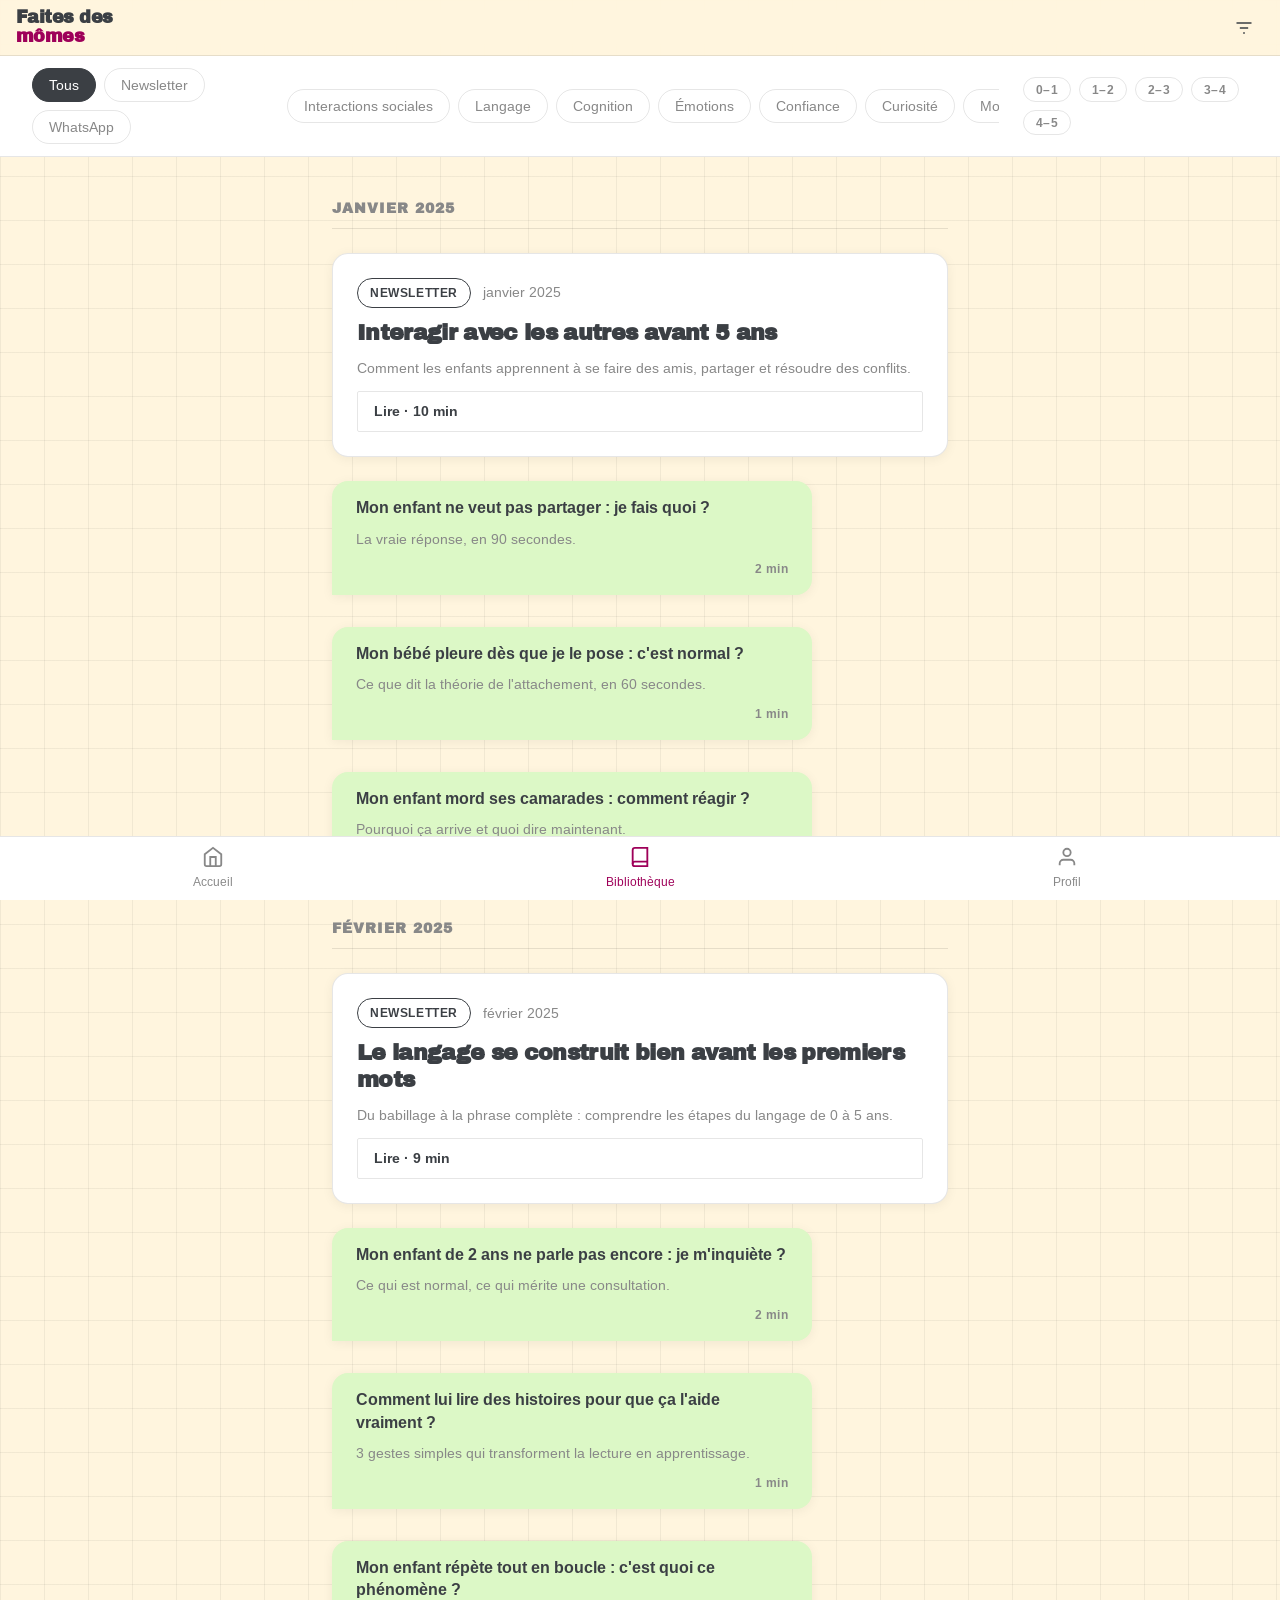
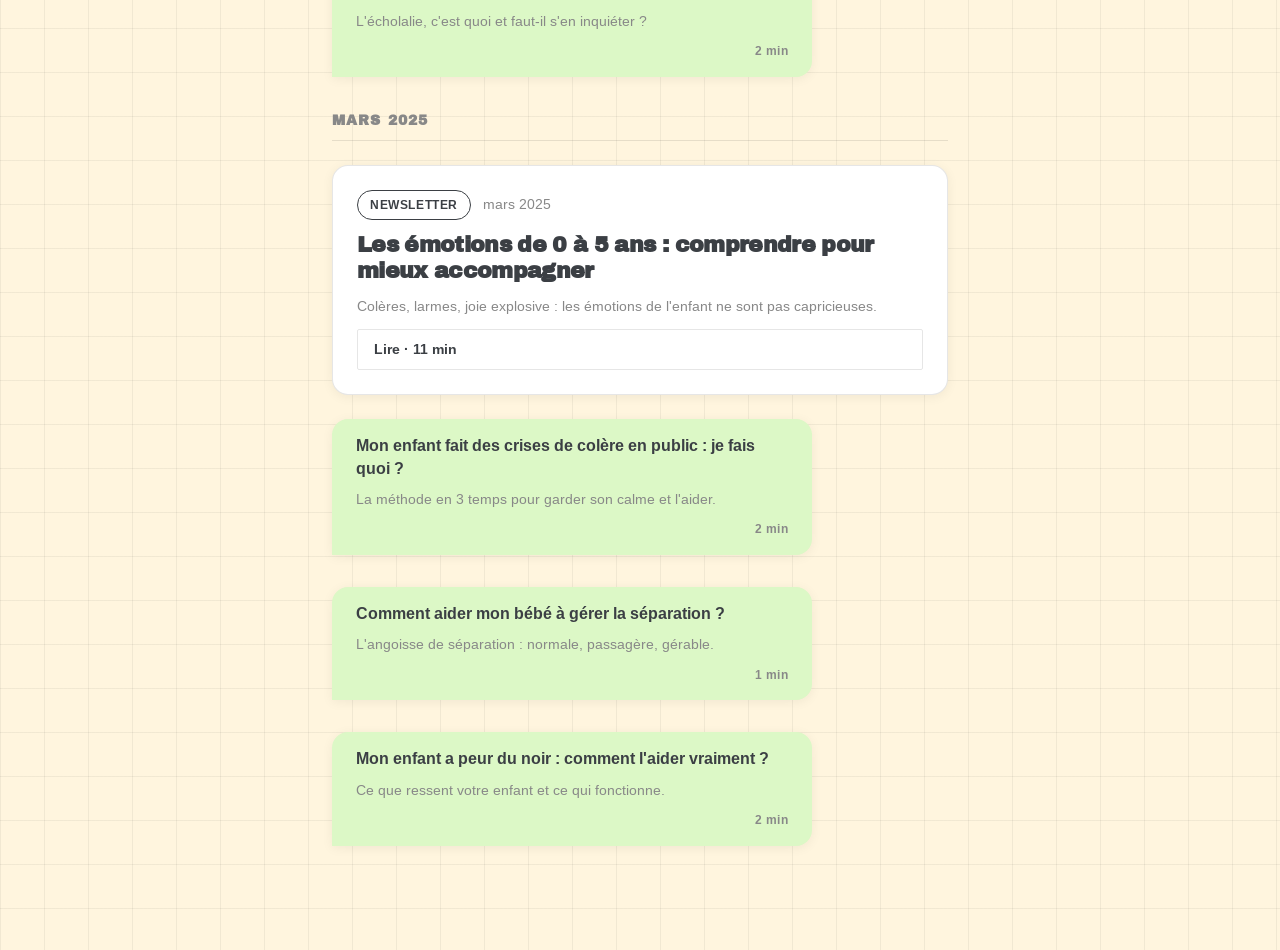
<file: app.html>
<!DOCTYPE html>
<html lang="fr">
<head>
  <meta charset="UTF-8">
  <meta name="viewport" content="width=device-width, initial-scale=1.0">
  <meta name="theme-color" content="#9E0059">
  <meta name="description" content="Newsletter parentalité pour les 0-5 ans. Par la Fondation AlphaOmega.">
  <title>Faites des mômes — Bibliothèque</title>

  <!-- PWA -->
  <link rel="manifest" href="/manifest.json">
  <link rel="apple-touch-icon" href="/assets/icons/icon-152.png">
  <meta name="apple-mobile-web-app-capable" content="yes">
  <meta name="apple-mobile-web-app-status-bar-style" content="default">
  <meta name="apple-mobile-web-app-title" content="Faites des mômes">

  <!-- Open Graph -->
  <meta property="og:title" content="Faites des mômes">
  <meta property="og:description" content="1 email + 3 WhatsApp par mois. 100% gratuit.">
  <meta property="og:image" content="/assets/og-image.jpg">
  <meta property="og:type" content="website">
  <meta name="twitter:card" content="summary_large_image">

  <!-- Fonts -->
  <link rel="preconnect" href="https://fonts.googleapis.com">
  <link rel="preconnect" href="https://fonts.gstatic.com" crossorigin>
  <link href="https://fonts.googleapis.com/css2?family=Oswald:wght@700&family=Archivo+Black&family=Arimo:wght@400;500;700&display=swap" rel="stylesheet">

  <!-- CSS -->
  <link rel="stylesheet" href="/assets/css/tokens.css">
  <link rel="stylesheet" href="/assets/css/base.css">
  <link rel="stylesheet" href="/assets/css/components.css">
  <link rel="stylesheet" href="/assets/css/app.css">
</head>
<body class="app-body">

  <!-- Header -->
  <header class="app-header">
    <a href="/index.html" class="logo-text" aria-label="Faites des mômes — accueil">
      Faites des<em>mômes</em>
    </a>
    <div class="app-header__actions">
      <button class="app-header__btn" id="btn-filter-toggle" aria-label="Afficher/masquer les filtres" aria-expanded="false" aria-controls="filter-bar">
        <svg width="20" height="20" viewBox="0 0 24 24" fill="none" stroke="currentColor" stroke-width="2" aria-hidden="true" focusable="false">
          <path d="M3 6h18M7 12h10M11 18h2"/>
        </svg>
      </button>
    </div>
  </header>

  <!-- Filter bar -->
  <div class="filter-bar" id="filter-bar" aria-label="Filtres de contenu">
    <!-- Type -->
    <div class="filter-group" role="group" aria-label="Filtrer par type">
      <button class="filter-btn filter-btn--active" data-filter-type="type" data-filter-value="all">Tous</button>
      <button class="filter-btn" data-filter-type="type" data-filter-value="newsletter">Newsletter</button>
      <button class="filter-btn" data-filter-type="type" data-filter-value="whatsapp">WhatsApp</button>
    </div>

    <!-- Thèmes -->
    <div class="filter-group filter-group--scroll" role="group" aria-label="Filtrer par thème">
      <button class="filter-btn filter-chip" data-filter-type="theme" data-filter-value="interactions-sociales">Interactions sociales</button>
      <button class="filter-btn filter-chip" data-filter-type="theme" data-filter-value="langage-communication">Langage</button>
      <button class="filter-btn filter-chip" data-filter-type="theme" data-filter-value="cognition-apprentissage">Cognition</button>
      <button class="filter-btn filter-chip" data-filter-type="theme" data-filter-value="emotions-regulation">Émotions</button>
      <button class="filter-btn filter-chip" data-filter-type="theme" data-filter-value="confiance-en-soi">Confiance</button>
      <button class="filter-btn filter-chip" data-filter-type="theme" data-filter-value="curiosite-naturelle">Curiosité</button>
      <button class="filter-btn filter-chip" data-filter-type="theme" data-filter-value="motricite-corps">Motricité</button>
      <button class="filter-btn filter-chip" data-filter-type="theme" data-filter-value="sommeil-routine">Sommeil</button>
    </div>

    <!-- Tranches d'âge -->
    <div class="filter-group" role="group" aria-label="Filtrer par tranche d'âge">
      <button class="filter-btn filter-age" data-filter-type="age" data-filter-value="0-1">0–1</button>
      <button class="filter-btn filter-age" data-filter-type="age" data-filter-value="1-2">1–2</button>
      <button class="filter-btn filter-age" data-filter-type="age" data-filter-value="2-3">2–3</button>
      <button class="filter-btn filter-age" data-filter-type="age" data-filter-value="3-4">3–4</button>
      <button class="filter-btn filter-age" data-filter-type="age" data-filter-value="4-5">4–5</button>
    </div>
  </div>

  <!-- Feed principal -->
  <main class="content-feed" id="content-feed" aria-live="polite" aria-label="Contenus disponibles">
    <div class="feed-loading" id="feed-loading" aria-label="Chargement en cours">
      <div class="feed-loading__spinner" aria-hidden="true"></div>
      <p>Chargement du contenu…</p>
    </div>
  </main>

  <!-- Overlay article (full-screen) -->
  <div
    class="article-overlay"
    id="article-overlay"
    role="dialog"
    aria-modal="true"
    aria-labelledby="article-title"
    hidden
  >
    <div class="article-overlay__inner">
      <button class="article-overlay__close" id="article-close" aria-label="Fermer l'article">
        <svg width="20" height="20" viewBox="0 0 24 24" fill="none" stroke="currentColor" stroke-width="2" aria-hidden="true" focusable="false">
          <path d="M19 12H5M12 19l-7-7 7-7"/>
        </svg>
        Retour
      </button>
      <div class="article-overlay__content" id="article-content" tabindex="-1"></div>
    </div>
  </div>

  <!-- Bottom nav (mobile) -->
  <nav class="bottom-nav" aria-label="Navigation principale">
    <a href="/index.html" class="bottom-nav__item" aria-label="Accueil">
      <svg width="22" height="22" viewBox="0 0 24 24" fill="none" stroke="currentColor" stroke-width="2" aria-hidden="true" focusable="false">
        <path d="M3 9l9-7 9 7v11a2 2 0 01-2 2H5a2 2 0 01-2-2z"/>
        <polyline points="9 22 9 12 15 12 15 22"/>
      </svg>
      <span>Accueil</span>
    </a>
    <a href="/app.html" class="bottom-nav__item" aria-current="page" aria-label="Bibliothèque">
      <svg width="22" height="22" viewBox="0 0 24 24" fill="none" stroke="currentColor" stroke-width="2" aria-hidden="true" focusable="false">
        <path d="M4 19.5A2.5 2.5 0 016.5 17H20"/>
        <path d="M6.5 2H20v20H6.5A2.5 2.5 0 014 19.5v-15A2.5 2.5 0 016.5 2z"/>
      </svg>
      <span>Bibliothèque</span>
    </a>
    <a href="/index.html#cta-final" class="bottom-nav__item" aria-label="Profil">
      <svg width="22" height="22" viewBox="0 0 24 24" fill="none" stroke="currentColor" stroke-width="2" aria-hidden="true" focusable="false">
        <path d="M20 21v-2a4 4 0 00-4-4H8a4 4 0 00-4 4v2"/>
        <circle cx="12" cy="7" r="4"/>
      </svg>
      <span>Profil</span>
    </a>
  </nav>

  <!-- Bannière mise à jour SW -->
  <div id="sw-update-banner" style="
    display:none;position:fixed;top:0;left:0;right:0;z-index:9100;
    background:#6600DD;color:#fff;
    align-items:center;justify-content:space-between;
    padding:12px 20px;gap:16px;
    box-shadow:0 2px 16px rgba(0,0,0,0.2);
  ">
    <p style="margin:0;font-size:13px;font-family:'Archivo Black',sans-serif">Nouvelle version disponible</p>
    <button onclick="window.location.reload()" style="
      background:#fff;color:#6600DD;border:none;
      padding:7px 16px;font-weight:700;font-size:13px;cursor:pointer;border-radius:2px
    ">Mettre à jour</button>
  </div>

  <!-- Bannière installation PWA -->
  <div id="pwa-banner" style="
    display:none;
    position:fixed;bottom:calc(64px + env(safe-area-inset-bottom));left:0;right:0;z-index:9000;
    background:#3b3f44;color:#FFF5DE;
    align-items:center;justify-content:space-between;
    padding:12px 16px;gap:12px;
    box-shadow:0 -2px 16px rgba(0,0,0,0.2);
  ">
    <p style="font-size:13px;margin:0;flex:1;line-height:1.3">
      <strong style="font-family:'Archivo Black',sans-serif">Installer l'app</strong><br>
      <span style="opacity:.75;font-size:12px">Accès hors-ligne, icône sur l'écran d'accueil</span>
    </p>
    <div style="display:flex;gap:8px;flex-shrink:0">
      <button onclick="sessionStorage.setItem('fdm_banner_dismissed','1');document.getElementById('pwa-banner').style.display='none'" style="
        background:rgba(255,245,222,0.15);color:#FFF5DE;border:none;
        padding:7px 12px;font-size:12px;cursor:pointer;border-radius:2px
      ">✕</button>
      <button onclick="pwaInstall().then(ok=>{ if(ok) document.getElementById('pwa-banner').style.display='none' })" style="
        background:#9E0059;color:#fff;border:none;
        padding:7px 14px;font-weight:700;font-size:12px;cursor:pointer;border-radius:2px
      ">Installer</button>
    </div>
  </div>

  <script src="/assets/js/sw-register.js"></script>
  <script src="/assets/js/app.js" type="module"></script>
  <script>
    document.addEventListener('pwa:installable', () => {
      if (!sessionStorage.getItem('fdm_banner_dismissed')) {
        document.getElementById('pwa-banner').style.display = 'flex';
      }
    });
    document.addEventListener('sw:update-available', () => {
      document.getElementById('sw-update-banner').style.display = 'flex';
    });
  </script>
</body>
</html>
</file>
<file: assets/css/tokens.css>
:root {
  /* Couleurs — source : faitesdesmomes.org/css/styles.css */
  --color-bg:          #FFF5DE;   /* crème chaude — fond général */
  --color-bg-section:  #FFFFFF;
  --color-accent:      #9E0059;   /* framboise — CTAs, highlights */
  --color-accent-dark: #7a0045;
  --color-purple:      #6600DD;   /* violet vif — accent secondaire */
  --color-highlight:   #CCBEFF;   /* lavande — surlignage texte */
  --color-text:        #3b3f44;   /* encre */
  --color-text-light:  #888888;
  --color-border:      rgba(18,18,18,0.10);
  --color-whatsapp:    #25D366;
  --color-overlay:     rgba(26,26,26,0.55);

  /* Typographie */
  --font-display: 'Archivo Black', 'Oswald', sans-serif;
  --font-body:    'Arimo', 'Arial', sans-serif;

  --size-xs:   0.75rem;   /*  12px */
  --size-sm:   0.875rem;  /*  14px */
  --size-base: 1rem;      /*  16px */
  --size-md:   1.125rem;  /*  18px */
  --size-lg:   1.375rem;  /*  22px */
  --size-xl:   1.75rem;   /*  28px */
  --size-2xl:  2.25rem;   /*  36px */
  --size-3xl:  3rem;      /*  48px */
  --size-4xl:  3.75rem;   /*  60px */
  --size-5xl:  4.5rem;    /*  72px */

  /* Spacing */
  --space-1:  0.25rem;
  --space-2:  0.5rem;
  --space-3:  0.75rem;
  --space-4:  1rem;
  --space-6:  1.5rem;
  --space-8:  2rem;
  --space-12: 3rem;
  --space-16: 4rem;
  --space-24: 6rem;
  --space-32: 8rem;

  /* Radius */
  --radius-sm:   4px;
  --radius-md:   8px;
  --radius-lg:   16px;
  --radius-full: 999px;

  /* Shadows */
  --shadow-card:  0 2px 12px rgba(0,0,0,0.06);
  --shadow-modal: 0 8px 40px rgba(0,0,0,0.18);

  /* Transitions */
  --transition-fast: 150ms ease;
  --transition-base: 250ms ease;
}
</file>
<file: assets/css/base.css>
*, *::before, *::after {
  box-sizing: border-box;
  margin: 0;
  padding: 0;
}

html {
  font-size: 16px;
  scroll-behavior: smooth;
  -webkit-text-size-adjust: 100%;
}

body {
  font-family: var(--font-body);
  background-color: var(--color-bg);
  background-image:
    linear-gradient(rgba(18,18,18,0.06) 1px, transparent 1px),
    linear-gradient(90deg, rgba(18,18,18,0.06) 1px, transparent 1px);
  background-size: 44px 44px;
  color: var(--color-text);
  line-height: 1.65;
  -webkit-font-smoothing: antialiased;
  -moz-osx-font-smoothing: grayscale;
}

h1, h2, h3, h4, h5, h6 {
  font-family: var(--font-display);
  font-weight: 700;
  letter-spacing: -0.03em;
}

h1 { line-height: 0.93; }
h2 { line-height: 1.1;  }
h3 { line-height: 1.2;  }

h1 em, h2 em, h3 em {
  font-style: normal;
  color: inherit;
  background: linear-gradient(transparent 55%, var(--color-highlight) 55%);
  padding: 0 2px;
  -webkit-box-decoration-break: clone;
  box-decoration-break: clone;
}

p {
  font-size: var(--size-base);
}

@media (min-width: 900px) {
  p {
    font-size: var(--size-md);
  }
}

a {
  color: inherit;
  text-decoration: none;
}

img {
  max-width: 100%;
  height: auto;
  display: block;
}

button {
  cursor: pointer;
  font-family: inherit;
  border: none;
  background: none;
}

input, textarea, select {
  font-family: inherit;
  font-size: var(--size-base);
}

ul, ol {
  list-style: none;
}

:focus-visible {
  outline: 2px solid var(--color-accent);
  outline-offset: 3px;
  border-radius: var(--radius-sm);
}

@media (prefers-reduced-motion: reduce) {
  * {
    animation-duration: 0.01ms !important;
    transition-duration: 0.01ms !important;
  }
}
</file>
<file: assets/css/components.css>
/* ================================================================
   BUTTONS
   ================================================================ */

.btn-primary {
  display: inline-flex;
  align-items: center;
  gap: var(--space-2);
  padding: var(--space-3) var(--space-6);
  background: var(--color-text);
  color: #FFFFFF;
  font-family: var(--font-body);
  font-size: 13px;
  font-weight: 700;
  letter-spacing: 0.02em;
  border-radius: 2px;
  border: none;
  cursor: pointer;
  transition: background var(--transition-fast), transform var(--transition-fast);
  text-decoration: none;
  white-space: nowrap;
}

.btn-primary:hover {
  background: var(--color-accent);
  transform: translateY(-1px);
}

.btn-primary:active {
  transform: translateY(0);
}

.btn-read {
  display: inline-flex;
  align-items: center;
  padding: var(--space-2) var(--space-4);
  background: transparent;
  color: var(--color-text);
  font-family: var(--font-body);
  font-size: var(--size-sm);
  font-weight: 600;
  border: 1.5px solid var(--color-border);
  border-radius: 2px;
  cursor: pointer;
  transition: border-color var(--transition-fast), color var(--transition-fast);
}

.btn-read:hover {
  border-color: var(--color-accent);
  color: var(--color-accent);
}

/* ================================================================
   BADGES
   ================================================================ */

.badge {
  display: inline-flex;
  align-items: center;
  gap: var(--space-2);
  padding: var(--space-1) var(--space-3);
  font-size: var(--size-xs);
  font-weight: 600;
  letter-spacing: 0.05em;
  text-transform: uppercase;
  border-radius: var(--radius-full);
  border: 1.5px solid currentColor;
}

.badge--email    { color: var(--color-text); }
.badge--whatsapp { color: var(--color-whatsapp); }

/* ================================================================
   TICKER
   ================================================================ */

@keyframes ticker-scroll {
  from { transform: translateX(0); }
  to   { transform: translateX(-50%); }
}

.ticker {
  overflow: hidden;
  background: var(--color-bg);
  color: var(--color-accent);
  border-bottom: 2px solid var(--color-accent);
}

.ticker__track {
  display: inline-flex;
  gap: 42px;
  white-space: nowrap;
  animation: ticker-scroll 28s linear infinite;
  font-family: var(--font-display);
  font-size: 38px;
  letter-spacing: -0.01em;
  padding: var(--space-4) 0;
  padding-left: 42px;
}

/* ================================================================
   CONTENT CARDS
   ================================================================ */

.content-card {
  background: var(--color-bg-section);
  border: 1px solid var(--color-border);
  border-radius: var(--radius-lg);
  padding: var(--space-6);
  box-shadow: var(--shadow-card);
  display: flex;
  flex-direction: column;
  gap: var(--space-3);
  transition: box-shadow var(--transition-base), transform var(--transition-base);
}

.content-card:hover {
  box-shadow: 0 4px 24px rgba(0,0,0,0.1);
  transform: translateY(-2px);
}

.content-card__meta {
  display: flex;
  align-items: center;
  gap: var(--space-3);
  flex-wrap: wrap;
}

.content-card__meta time {
  font-size: var(--size-sm);
  color: var(--color-text-light);
}

.content-card h3 {
  font-size: var(--size-lg);
  color: var(--color-text);
}

.content-card p {
  font-size: var(--size-sm);
  color: var(--color-text-light);
  line-height: 1.5;
}

.content-card--read {
  opacity: 0.7;
}

.content-card--read::after {
  content: "Lu";
  display: inline-block;
  font-size: var(--size-xs);
  color: var(--color-text-light);
  font-weight: 600;
  letter-spacing: 0.05em;
  text-transform: uppercase;
  margin-top: auto;
}

/* ================================================================
   WHATSAPP CARDS
   ================================================================ */

.whatsapp-card {
  padding: var(--space-2) 0;
}

.whatsapp-card__bubble {
  background: #DCF8C6;
  border-radius: var(--radius-lg) var(--radius-lg) var(--radius-lg) 0;
  padding: var(--space-4) var(--space-6);
  display: flex;
  flex-direction: column;
  gap: var(--space-2);
  max-width: 480px;
  position: relative;
  box-shadow: var(--shadow-card);
  cursor: pointer;
  transition: transform var(--transition-fast), box-shadow var(--transition-fast);
}

.whatsapp-card__bubble:hover {
  transform: translateY(-2px);
  box-shadow: 0 4px 20px rgba(0,0,0,0.1);
}

.whatsapp-card__question {
  font-family: var(--font-body);
  font-weight: 600;
  font-size: var(--size-base);
  color: var(--color-text);
  line-height: 1.4;
}

.whatsapp-card__body {
  font-size: var(--size-sm);
  color: var(--color-text-light);
}

.whatsapp-card__read-time {
  font-size: var(--size-xs);
  font-weight: 600;
  color: var(--color-text-light);
  letter-spacing: 0.03em;
  align-self: flex-end;
}

/* ================================================================
   STEPS
   ================================================================ */

.step {
  display: flex;
  flex-direction: column;
  gap: var(--space-3);
}

.step__number {
  font-family: var(--font-display);
  font-size: var(--size-4xl);
  font-weight: 700;
  color: var(--color-border);
  line-height: 1;
  letter-spacing: -0.04em;
}

.step__title {
  font-size: var(--size-xl);
  color: var(--color-text);
}

.step__body {
  font-size: var(--size-base);
  color: var(--color-text-light);
  line-height: 1.65;
}

/* ================================================================
   MODAL
   ================================================================ */

.modal {
  position: fixed;
  inset: 0;
  z-index: 1000;
  display: flex;
  align-items: center;
  justify-content: center;
  padding: var(--space-4);
}

.modal[hidden] {
  display: none;
}

.modal__overlay {
  position: absolute;
  inset: 0;
  background: var(--color-overlay);
  cursor: pointer;
}

.modal__panel {
  position: relative;
  background: #FFFFFF;
  border-radius: var(--radius-lg);
  box-shadow: var(--shadow-modal);
  padding: var(--space-8);
  width: 100%;
  max-width: 480px;
  max-height: 90vh;
  overflow-y: auto;
  z-index: 1;
}

.modal__close {
  position: absolute;
  top: var(--space-4);
  right: var(--space-4);
  color: var(--color-text-light);
  width: 36px;
  height: 36px;
  display: flex;
  align-items: center;
  justify-content: center;
  border-radius: var(--radius-md);
  transition: color var(--transition-fast), background var(--transition-fast);
}

.modal__close:hover {
  color: var(--color-text);
  background: var(--color-bg);
}

.modal__progress {
  display: flex;
  gap: var(--space-2);
  margin-bottom: var(--space-8);
}

.modal__dot {
  height: 3px;
  flex: 1;
  background: var(--color-border);
  border-radius: var(--radius-full);
  transition: background var(--transition-base);
}

.modal__dot--active {
  background: var(--color-accent);
}

.modal__step {
  display: none;
  flex-direction: column;
  gap: var(--space-6);
}

.modal__step--active {
  display: flex;
}

.modal__title {
  font-size: var(--size-xl);
  color: var(--color-text);
}

.modal__subtitle {
  font-size: var(--size-base);
  color: var(--color-text-light);
  margin-top: calc(-1 * var(--space-3));
}

.modal__optional {
  font-family: var(--font-body);
  font-size: var(--size-base);
  font-weight: 400;
  color: var(--color-text-light);
}

.modal__field {
  display: flex;
  flex-direction: column;
  gap: var(--space-2);
}

.modal__field label {
  font-size: var(--size-sm);
  font-weight: 600;
  color: var(--color-text);
}

.modal__field input {
  padding: var(--space-3) var(--space-4);
  border: 1.5px solid var(--color-border);
  border-radius: var(--radius-md);
  font-size: var(--size-base);
  color: var(--color-text);
  background: var(--color-bg);
  transition: border-color var(--transition-fast);
}

.modal__field input:focus {
  outline: none;
  border-color: var(--color-accent);
}

.modal__options {
  display: flex;
  flex-wrap: wrap;
  gap: var(--space-3);
}

.modal__option {
  display: flex;
  align-items: center;
  gap: var(--space-2);
  padding: var(--space-2) var(--space-4);
  border: 1.5px solid var(--color-border);
  border-radius: var(--radius-full);
  cursor: pointer;
  font-size: var(--size-sm);
  font-weight: 500;
  transition: border-color var(--transition-fast), background var(--transition-fast);
}

.modal__option:hover {
  border-color: var(--color-accent);
}

.modal__option input[type="radio"] {
  accent-color: var(--color-accent);
}

.modal__option:has(input:checked) {
  border-color: var(--color-accent);
  background: rgba(158,0,89,0.06);
}

.modal__checkboxes {
  display: flex;
  flex-direction: column;
  gap: var(--space-3);
}

.modal__checkbox {
  display: flex;
  align-items: center;
  gap: var(--space-3);
  padding: var(--space-3) var(--space-4);
  border: 1.5px solid var(--color-border);
  border-radius: var(--radius-md);
  cursor: pointer;
  font-size: var(--size-base);
  font-weight: 500;
  transition: border-color var(--transition-fast), background var(--transition-fast);
}

.modal__checkbox:hover {
  border-color: var(--color-accent);
}

.modal__checkbox input[type="checkbox"] {
  accent-color: var(--color-accent);
  width: 18px;
  height: 18px;
}

.modal__checkbox:has(input:checked) {
  border-color: var(--color-accent);
  background: rgba(158,0,89,0.06);
}

.modal__back {
  background: none;
  border: none;
  color: var(--color-text-light);
  font-size: var(--size-sm);
  font-weight: 500;
  cursor: pointer;
  align-self: flex-start;
  text-decoration: underline;
  text-underline-offset: 3px;
  transition: color var(--transition-fast);
}

.modal__back:hover {
  color: var(--color-text);
}

.modal__success {
  display: flex;
  flex-direction: column;
  align-items: center;
  gap: var(--space-4);
  text-align: center;
  padding: var(--space-8) 0;
}

.modal__success p {
  color: var(--color-text-light);
}

/* ================================================================
   NAVIGATION
   ================================================================ */

.nav {
  position: sticky;
  top: 0;
  z-index: 100;
  display: flex;
  align-items: center;
  justify-content: space-between;
  padding: var(--space-4) var(--space-6);
  background: rgba(255,245,222,0.94);
  backdrop-filter: blur(12px);
  -webkit-backdrop-filter: blur(12px);
  border-bottom: 1px solid var(--color-border);
}

/* Logo texte (HTML, pas SVG, pour utiliser la vraie police) */
.logo-text {
  font-family: var(--font-display);
  font-weight: 700;
  font-size: 1.1rem;
  line-height: 1.05;
  color: var(--color-text);
  letter-spacing: -0.03em;
  display: block;
  text-decoration: none;
}

.logo-text em {
  font-style: normal;
  color: var(--color-accent);
  display: block;
}

/* ================================================================
   HERO
   ================================================================ */

.hero {
  padding: var(--space-12) var(--space-6) var(--space-16);
  max-width: 1280px;
  margin: 0 auto;
  display: flex;
  flex-direction: column;
  gap: var(--space-8);
}

/* Tag "LA NEWSLETTER PARENT" au-dessus du h1 */
.hero-tag {
  display: flex;
  align-items: center;
  gap: var(--space-3);
}

.hero-tag__bullet {
  display: block;
  width: 32px;
  height: 12px;
  background: var(--color-accent);
  flex-shrink: 0;
}

.hero-tag__text {
  font-family: var(--font-body);
  font-size: 12px;
  font-weight: 700;
  letter-spacing: 0.12em;
  text-transform: uppercase;
  color: var(--color-accent);
}

.hero__title {
  font-size: clamp(4rem, 13vw, 9.5rem);
  font-weight: 700;
  line-height: 0.92;
  letter-spacing: -0.04em;
  max-width: 12ch;
}

/* Surlignage lavande sous le texte — même technique que le site original */
.hero-highlight {
  display: inline;
  background: linear-gradient(transparent 55%, var(--color-highlight) 55%);
  padding: 0 2px;
  -webkit-box-decoration-break: clone;
  box-decoration-break: clone;
  color: inherit;
}

.hero__subtitle {
  font-size: var(--size-md);
  color: var(--color-text);
  max-width: 46ch;
  line-height: 1.5;
}

.hero__subtitle strong {
  font-weight: 600;
}

.hero__meta {
  font-size: var(--size-base);
  color: var(--color-text-light);
}

.hero__meta a {
  text-decoration: underline;
  text-underline-offset: 3px;
  color: inherit;
}

.hero__ctas {
  display: flex;
  align-items: center;
  flex-wrap: wrap;
  gap: var(--space-4);
}

.hero__link {
  font-size: var(--size-base);
  font-weight: 600;
  color: var(--color-text);
  text-decoration: underline;
  text-underline-offset: 4px;
  transition: color var(--transition-fast);
}

.hero__link:hover {
  color: var(--color-accent);
}

.hero__content {
  display: flex;
  flex-direction: column;
  gap: var(--space-6);
}

.hero__photos {
  width: 100%;
}

/* Photo stack avec rotation style polaroid */
.photo-stack {
  position: relative;
  width: 100%;
  max-width: 420px;
  margin: 0 auto;
}

.photo-stack__img {
  width: 100%;
  border-radius: var(--radius-lg);
  aspect-ratio: 3/4;
  object-fit: cover;
  background: var(--color-border);
}

.photo-stack__img--back {
  position: relative;
  z-index: 1;
  transform: rotate(-2.5deg);
  box-shadow: 0 8px 32px rgba(0,0,0,0.14);
}

.photo-stack__img--front {
  position: absolute;
  bottom: -4%;
  left: -10%;
  width: 52%;
  aspect-ratio: 3/4;
  z-index: 2;
  border: 4px solid var(--color-bg);
  border-radius: var(--radius-lg);
  transform: rotate(3deg);
  box-shadow: 0 8px 24px rgba(0,0,0,0.16);
}

/* Badge "1+3 par mois" superposé sur les photos */
.photo-badge {
  position: absolute;
  top: -10px;
  left: 50%;
  z-index: 3;
  background: var(--color-text);
  color: #FFFFFF;
  border-radius: 8px;
  padding: 0;
  width: 108px;
  height: 108px;
  display: flex;
  flex-direction: column;
  align-items: center;
  justify-content: center;
  gap: 3px;
  box-shadow: 0 4px 16px rgba(0,0,0,0.2);
  transform: rotate(-12deg);
}

.photo-badge__num {
  font-family: var(--font-display);
  font-size: 20px;
  letter-spacing: -0.02em;
  line-height: 1;
}

.photo-badge__dots {
  letter-spacing: 4px;
  font-size: var(--size-xs);
  color: rgba(255,255,255,0.6);
}

.photo-badge__label {
  font-size: var(--size-xs);
  font-weight: 500;
  color: rgba(255,255,255,0.8);
}

@media (min-width: 900px) {
  .hero {
    flex-direction: row;
    align-items: flex-start;
    gap: var(--space-12);
    padding: var(--space-16) var(--space-12);
    min-height: calc(100vh - 64px);
  }

  .hero__content {
    flex: 55%;
    padding-top: var(--space-8);
  }

  .hero__photos {
    flex: 45%;
    display: flex;
    justify-content: center;
    padding-top: var(--space-6);
  }

  .photo-stack {
    max-width: 480px;
  }
}

/* ================================================================
   WHY
   ================================================================ */

.why {
  background: var(--color-bg-section);
  padding: var(--space-16) var(--space-6);
}

.why__inner {
  max-width: 1200px;
  margin: 0 auto;
  display: flex;
  flex-direction: column;
  gap: var(--space-12);
}

.why__text {
  display: flex;
  flex-direction: column;
  gap: var(--space-6);
}

.why__text h2 {
  font-size: clamp(1.75rem, 4vw, 3rem);
}

.why__text p {
  color: var(--color-text-light);
  max-width: 55ch;
}

.why__photo {
  width: 100%;
  max-width: 500px;
}

.why__photo img {
  width: 100%;
  aspect-ratio: 4/3;
  object-fit: cover;
  border-radius: var(--radius-lg);
  background: var(--color-border);
}

@media (min-width: 900px) {
  .why__inner {
    flex-direction: row;
    align-items: center;
    gap: var(--space-16);
  }

  .why__text { flex: 55%; }
  .why__photo { flex: 45%; }
}

/* ================================================================
   FORMAT
   ================================================================ */

.format {
  padding: var(--space-16) var(--space-6);
}

.format__inner {
  max-width: 1200px;
  margin: 0 auto;
  display: flex;
  flex-direction: column;
  gap: var(--space-12);
  align-items: center;
  text-align: center;
}

.format__equation {
  display: flex;
  align-items: center;
  justify-content: center;
  flex-wrap: wrap;
  gap: var(--space-6);
}

.format__item {
  display: flex;
  flex-direction: column;
  align-items: center;
  gap: var(--space-2);
}

.format__number {
  font-family: var(--font-display);
  font-size: clamp(3rem, 8vw, 5rem);
  font-weight: 700;
  color: var(--color-accent);
  line-height: 1;
}

.format__label {
  font-size: var(--size-sm);
  font-weight: 600;
  color: var(--color-text-light);
  text-align: center;
  text-transform: uppercase;
  letter-spacing: 0.05em;
}

.format__plus,
.format__equals {
  font-family: var(--font-display);
  font-size: clamp(2rem, 5vw, 3.5rem);
  color: var(--color-border);
  font-weight: 700;
  line-height: 1;
}

.format__result h2 {
  font-size: clamp(1.75rem, 4vw, 2.5rem);
}

.format__desc {
  max-width: 55ch;
  color: var(--color-text-light);
  text-align: center;
}

/* ================================================================
   EXAMPLE
   ================================================================ */

.example {
  background: var(--color-bg-section);
  padding: var(--space-16) var(--space-6);
}

.example__inner {
  max-width: 1200px;
  margin: 0 auto;
  display: flex;
  flex-direction: column;
  gap: var(--space-12);
}

.example__header {
  display: flex;
  flex-direction: column;
  gap: var(--space-4);
}

.example__header h2 {
  font-size: clamp(1.75rem, 4vw, 2.5rem);
}

.example__timeline {
  display: flex;
  flex-direction: column;
  gap: var(--space-6);
}

.example__whatsapp {
  display: flex;
  flex-direction: column;
  gap: var(--space-4);
}

@media (min-width: 900px) {
  .example__timeline {
    flex-direction: row;
    align-items: flex-start;
    gap: var(--space-12);
  }

  .example__newsletter { flex: 1; }
  .example__whatsapp   { flex: 1; }
}

/* ================================================================
   AGES
   ================================================================ */

.ages {
  padding: var(--space-16) var(--space-6);
}

.ages__inner {
  max-width: 1200px;
  margin: 0 auto;
  display: flex;
  flex-direction: column;
  gap: var(--space-12);
}

.ages__inner h2 {
  font-size: clamp(2.25rem, 6vw, 4rem);
}

.ages__intro {
  color: var(--color-text-light);
  max-width: 55ch;
}

.ages__grid {
  display: grid;
  grid-template-columns: 1fr;
  gap: var(--space-4);
}

.ages__card {
  background: var(--color-bg-section);
  border: 1px solid var(--color-border);
  border-radius: var(--radius-lg);
  padding: var(--space-6);
  display: flex;
  flex-direction: column;
  gap: var(--space-2);
  transition: border-color var(--transition-base), transform var(--transition-base);
}

.ages__card:hover {
  border-color: var(--color-accent);
  transform: translateY(-2px);
}

.ages__range {
  font-family: var(--font-display);
  font-size: var(--size-xl);
  font-weight: 700;
  color: var(--color-accent);
}

.ages__label {
  font-size: var(--size-sm);
  font-weight: 600;
  text-transform: uppercase;
  letter-spacing: 0.05em;
  color: var(--color-text-light);
}

.ages__card p {
  font-size: var(--size-sm);
  color: var(--color-text-light);
}

@media (min-width: 600px) {
  .ages__grid { grid-template-columns: repeat(2, 1fr); }
}

@media (min-width: 1200px) {
  .ages__grid { grid-template-columns: repeat(5, 1fr); }
}

/* ================================================================
   COMMITMENT
   ================================================================ */

.commitment {
  background: var(--color-bg-section);
  padding: var(--space-16) var(--space-6);
}

.commitment__inner {
  max-width: 1200px;
  margin: 0 auto;
  display: flex;
  flex-direction: column;
  gap: var(--space-12);
}

.commitment__inner h2 {
  font-size: clamp(1.75rem, 4vw, 3rem);
}

.commitment__steps {
  display: grid;
  grid-template-columns: 1fr;
  gap: var(--space-8);
}

@media (min-width: 900px) {
  .commitment__steps { grid-template-columns: repeat(3, 1fr); }
}

/* ================================================================
   CTA FINAL
   ================================================================ */

.cta-final {
  padding: var(--space-24) var(--space-6);
  background: var(--color-text);
  color: #FFFFFF;
}

.cta-final__inner {
  max-width: 640px;
  margin: 0 auto;
  display: flex;
  flex-direction: column;
  align-items: center;
  gap: var(--space-6);
  text-align: center;
}

.cta-final h2 {
  font-size: clamp(2rem, 5vw, 3.5rem);
  color: #FFFFFF;
}

.cta-final h2 em {
  color: var(--color-accent);
}

.cta-final p {
  color: rgba(255,255,255,0.7);
}

.cta-final .btn-primary {
  background: var(--color-accent);
}

.cta-final .btn-primary:hover {
  background: var(--color-accent-dark);
}

/* ================================================================
   INSTAGRAM
   ================================================================ */

.instagram {
  padding: var(--space-16) var(--space-6);
}

.instagram__inner {
  max-width: 640px;
  margin: 0 auto;
  display: flex;
  flex-direction: column;
  align-items: center;
  gap: var(--space-6);
  text-align: center;
}

.instagram p {
  color: var(--color-text-light);
}

/* ================================================================
   FOOTER
   ================================================================ */

.footer {
  background: var(--color-bg-section);
  border-top: 1px solid var(--color-border);
  padding: var(--space-8) var(--space-6);
}

.footer__inner {
  max-width: 1200px;
  margin: 0 auto;
  display: flex;
  flex-direction: column;
  align-items: center;
  gap: var(--space-4);
  text-align: center;
}

.footer__brand {
  font-weight: 600;
  font-size: var(--size-sm);
}

.footer__links {
  display: flex;
  flex-wrap: wrap;
  gap: var(--space-4);
  justify-content: center;
}

.footer__links a {
  font-size: var(--size-sm);
  color: var(--color-text-light);
  text-decoration: underline;
  text-underline-offset: 3px;
  transition: color var(--transition-fast);
}

.footer__links a:hover {
  color: var(--color-text);
}

.footer__copy {
  font-size: var(--size-xs);
  color: var(--color-text-light);
}
</file>
<file: assets/css/app.css>
/* ================================================================
   APP BODY
   ================================================================ */

.app-body {
  display: flex;
  flex-direction: column;
  min-height: 100vh;
  padding-bottom: calc(64px + env(safe-area-inset-bottom));
}

/* ================================================================
   APP HEADER
   ================================================================ */

.app-header {
  position: sticky;
  top: 0;
  z-index: 100;
  display: flex;
  align-items: center;
  justify-content: space-between;
  padding: var(--space-3) var(--space-4);
  background: rgba(255,245,222,0.95);
  backdrop-filter: blur(12px);
  -webkit-backdrop-filter: blur(12px);
  border-bottom: 1px solid var(--color-border);
  height: 56px;
}

.app-header__logo img {
  height: 30px;
  width: auto;
}

.app-header__actions {
  display: flex;
  gap: var(--space-2);
}

.app-header__btn {
  display: flex;
  align-items: center;
  justify-content: center;
  width: 40px;
  height: 40px;
  border-radius: var(--radius-md);
  color: var(--color-text);
  transition: background var(--transition-fast), color var(--transition-fast);
}

.app-header__btn:hover {
  background: var(--color-border);
}

.app-header__btn[aria-expanded="true"] {
  background: var(--color-accent);
  color: #FFFFFF;
}

/* ================================================================
   FILTER BAR
   ================================================================ */

.filter-bar {
  background: var(--color-bg-section);
  border-bottom: 1px solid var(--color-border);
  padding: 0 var(--space-4);
  display: flex;
  flex-direction: column;
  gap: var(--space-3);
  overflow: hidden;
  max-height: 0;
  transition: max-height var(--transition-base), padding var(--transition-base);
}

.filter-bar.filter-bar--open {
  max-height: 300px;
  padding: var(--space-3) var(--space-4);
}

.filter-group {
  display: flex;
  flex-wrap: wrap;
  gap: var(--space-2);
  align-items: center;
}

.filter-group--scroll {
  flex-wrap: nowrap;
  overflow-x: auto;
  scrollbar-width: none;
  -ms-overflow-style: none;
  -webkit-overflow-scrolling: touch;
}

.filter-group--scroll::-webkit-scrollbar {
  display: none;
}

.filter-btn {
  display: inline-flex;
  align-items: center;
  padding: var(--space-2) var(--space-4);
  border: 1.5px solid var(--color-border);
  border-radius: var(--radius-full);
  font-size: var(--size-sm);
  font-weight: 500;
  color: var(--color-text-light);
  background: transparent;
  cursor: pointer;
  white-space: nowrap;
  transition: border-color var(--transition-fast), color var(--transition-fast), background var(--transition-fast);
}

.filter-btn:hover {
  border-color: var(--color-accent);
  color: var(--color-accent);
}

.filter-btn--active {
  border-color: var(--color-text);
  color: var(--color-text);
  background: var(--color-text);
  color: #FFFFFF;
}

.filter-age {
  padding: var(--space-1) var(--space-3);
  font-size: var(--size-xs);
  font-weight: 600;
  letter-spacing: 0.03em;
}

/* ================================================================
   CONTENT FEED
   ================================================================ */

.content-feed {
  flex: 1;
  padding: var(--space-6) var(--space-4);
  display: flex;
  flex-direction: column;
  gap: var(--space-4);
  max-width: 680px;
  margin: 0 auto;
  width: 100%;
}

.feed-loading {
  display: flex;
  flex-direction: column;
  align-items: center;
  gap: var(--space-4);
  padding: var(--space-16);
  color: var(--color-text-light);
}

.feed-loading__spinner {
  width: 36px;
  height: 36px;
  border: 3px solid var(--color-border);
  border-top-color: var(--color-accent);
  border-radius: 50%;
  animation: spin 0.8s linear infinite;
}

@keyframes spin {
  to { transform: rotate(360deg); }
}

.feed-empty {
  text-align: center;
  color: var(--color-text-light);
  padding: var(--space-16) var(--space-4);
  font-size: var(--size-md);
}

.feed-error {
  text-align: center;
  color: var(--color-text-light);
  padding: var(--space-8) var(--space-4);
}

.feed-month-header {
  font-family: var(--font-display);
  font-size: var(--size-sm);
  font-weight: 700;
  color: var(--color-text-light);
  text-transform: uppercase;
  letter-spacing: 0.08em;
  padding: var(--space-2) 0;
  border-bottom: 1px solid var(--color-border);
  margin-bottom: var(--space-2);
}

/* ================================================================
   ARTICLE OVERLAY
   ================================================================ */

.article-overlay {
  position: fixed;
  inset: 0;
  z-index: 500;
  background: var(--color-bg);
  overflow-y: auto;
  -webkit-overflow-scrolling: touch;
}

.article-overlay[hidden] {
  display: none;
}

.article-overlay__inner {
  max-width: 680px;
  margin: 0 auto;
  padding: var(--space-4);
  padding-bottom: var(--space-16);
}

.article-overlay__close {
  display: inline-flex;
  align-items: center;
  gap: var(--space-2);
  padding: var(--space-3) var(--space-4);
  color: var(--color-text);
  font-size: var(--size-sm);
  font-weight: 600;
  border-radius: var(--radius-full);
  border: 1.5px solid var(--color-border);
  margin-bottom: var(--space-8);
  transition: border-color var(--transition-fast), color var(--transition-fast);
  position: sticky;
  top: var(--space-4);
  background: var(--color-bg);
  z-index: 10;
}

.article-overlay__close:hover {
  border-color: var(--color-text);
}

/* Article content styles */
.article-overlay__content { outline: none; }

.article-meta {
  display: flex;
  align-items: center;
  gap: var(--space-3);
  flex-wrap: wrap;
  margin-bottom: var(--space-4);
}

.article-meta time {
  font-size: var(--size-sm);
  color: var(--color-text-light);
}

.article-title {
  font-size: clamp(1.75rem, 5vw, 2.5rem);
  margin-bottom: var(--space-6);
}

.article-section {
  margin-bottom: var(--space-8);
}

.article-section__label {
  display: inline-block;
  font-size: var(--size-xs);
  font-weight: 700;
  text-transform: uppercase;
  letter-spacing: 0.08em;
  color: var(--color-accent);
  margin-bottom: var(--space-3);
}

.article-section p {
  color: var(--color-text);
  line-height: 1.7;
}

.article-tips {
  list-style: none;
  display: flex;
  flex-direction: column;
  gap: var(--space-3);
}

.article-tips li {
  padding: var(--space-4);
  background: var(--color-bg-section);
  border-left: 3px solid var(--color-accent);
  border-radius: 0 var(--radius-md) var(--radius-md) 0;
  font-size: var(--size-base);
  line-height: 1.6;
}

.article-links {
  display: flex;
  flex-direction: column;
  gap: var(--space-3);
}

.article-links a {
  display: inline-flex;
  align-items: center;
  gap: var(--space-2);
  color: var(--color-accent);
  font-size: var(--size-base);
  font-weight: 500;
  text-decoration: underline;
  text-underline-offset: 3px;
  transition: color var(--transition-fast);
}

.article-links a:hover { color: var(--color-accent-dark); }

/* WhatsApp article */
.article-wa {
  background: #DCF8C6;
  border-radius: var(--radius-lg) var(--radius-lg) var(--radius-lg) 0;
  padding: var(--space-6);
  margin-bottom: var(--space-6);
}

.article-wa__body {
  font-size: var(--size-md);
  line-height: 1.7;
  color: var(--color-text);
  margin-bottom: var(--space-4);
}

.article-wa__takeaway {
  font-weight: 600;
  font-size: var(--size-base);
  border-top: 1px solid rgba(0,0,0,0.1);
  padding-top: var(--space-4);
  color: var(--color-text);
}

.article-wa__action {
  margin-top: var(--space-6);
  padding: var(--space-4);
  background: var(--color-bg-section);
  border-radius: var(--radius-md);
  border-left: 3px solid var(--color-accent);
}

.article-wa__action-label {
  font-size: var(--size-xs);
  font-weight: 700;
  text-transform: uppercase;
  letter-spacing: 0.08em;
  color: var(--color-accent);
  display: block;
  margin-bottom: var(--space-2);
}

.article-wa__action p {
  font-size: var(--size-base);
  line-height: 1.6;
}

/* ================================================================
   BOTTOM NAV (mobile)
   ================================================================ */

.bottom-nav {
  position: fixed;
  bottom: 0;
  left: 0;
  right: 0;
  z-index: 200;
  height: calc(64px + env(safe-area-inset-bottom));
  padding-bottom: env(safe-area-inset-bottom);
  background: var(--color-bg-section);
  border-top: 1px solid var(--color-border);
  display: flex;
  align-items: stretch;
}

.bottom-nav__item {
  flex: 1;
  display: flex;
  flex-direction: column;
  align-items: center;
  justify-content: center;
  gap: var(--space-1);
  color: var(--color-text-light);
  font-size: var(--size-xs);
  font-weight: 500;
  text-decoration: none;
  transition: color var(--transition-fast);
  padding: var(--space-2) 0;
}

.bottom-nav__item:hover,
.bottom-nav__item[aria-current="page"] {
  color: var(--color-accent);
}

@media (min-width: 900px) {
  .app-body {
    padding-bottom: calc(64px + env(safe-area-inset-bottom));
  }
}

@media (min-width: 900px) {
  .filter-bar {
    max-height: none;
    padding: var(--space-3) var(--space-8);
    flex-direction: row;
    align-items: center;
    gap: var(--space-6);
    overflow: visible;
  }

  .content-feed {
    padding: var(--space-8);
  }
}
</file>
